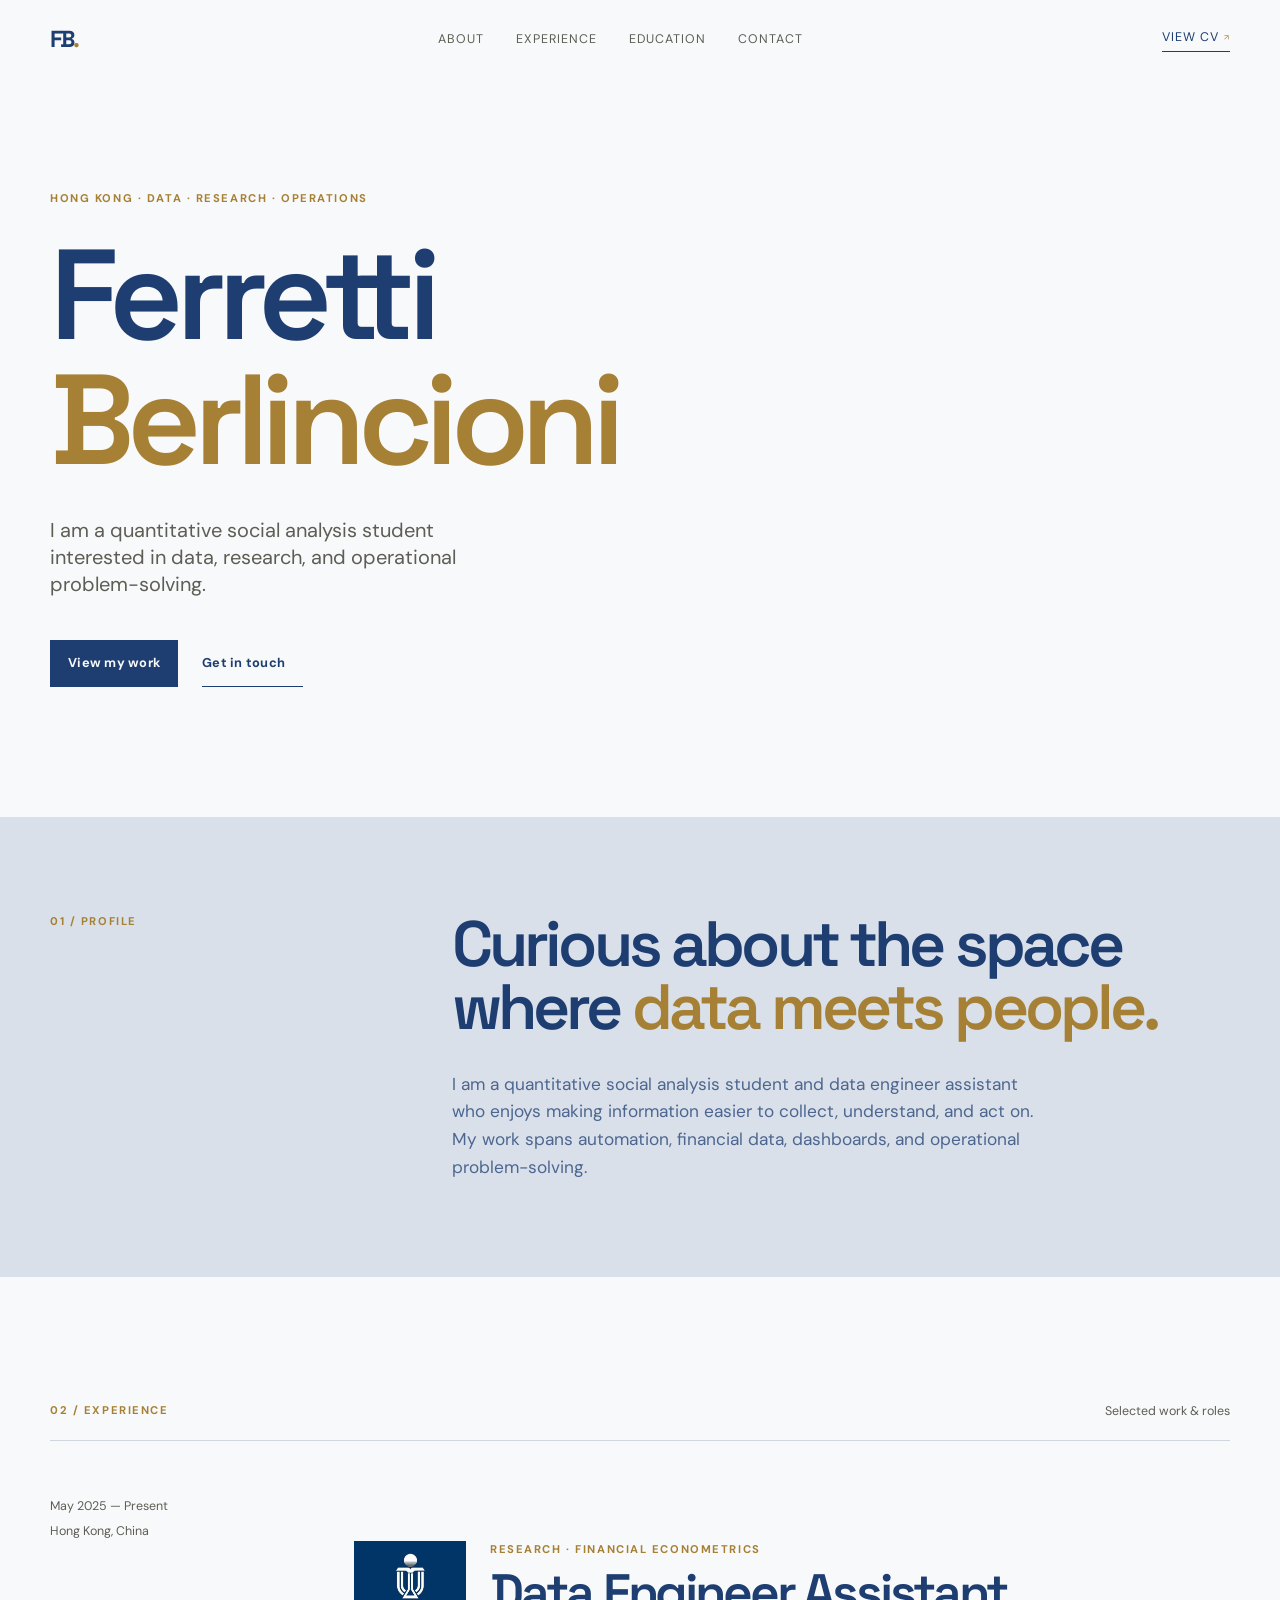
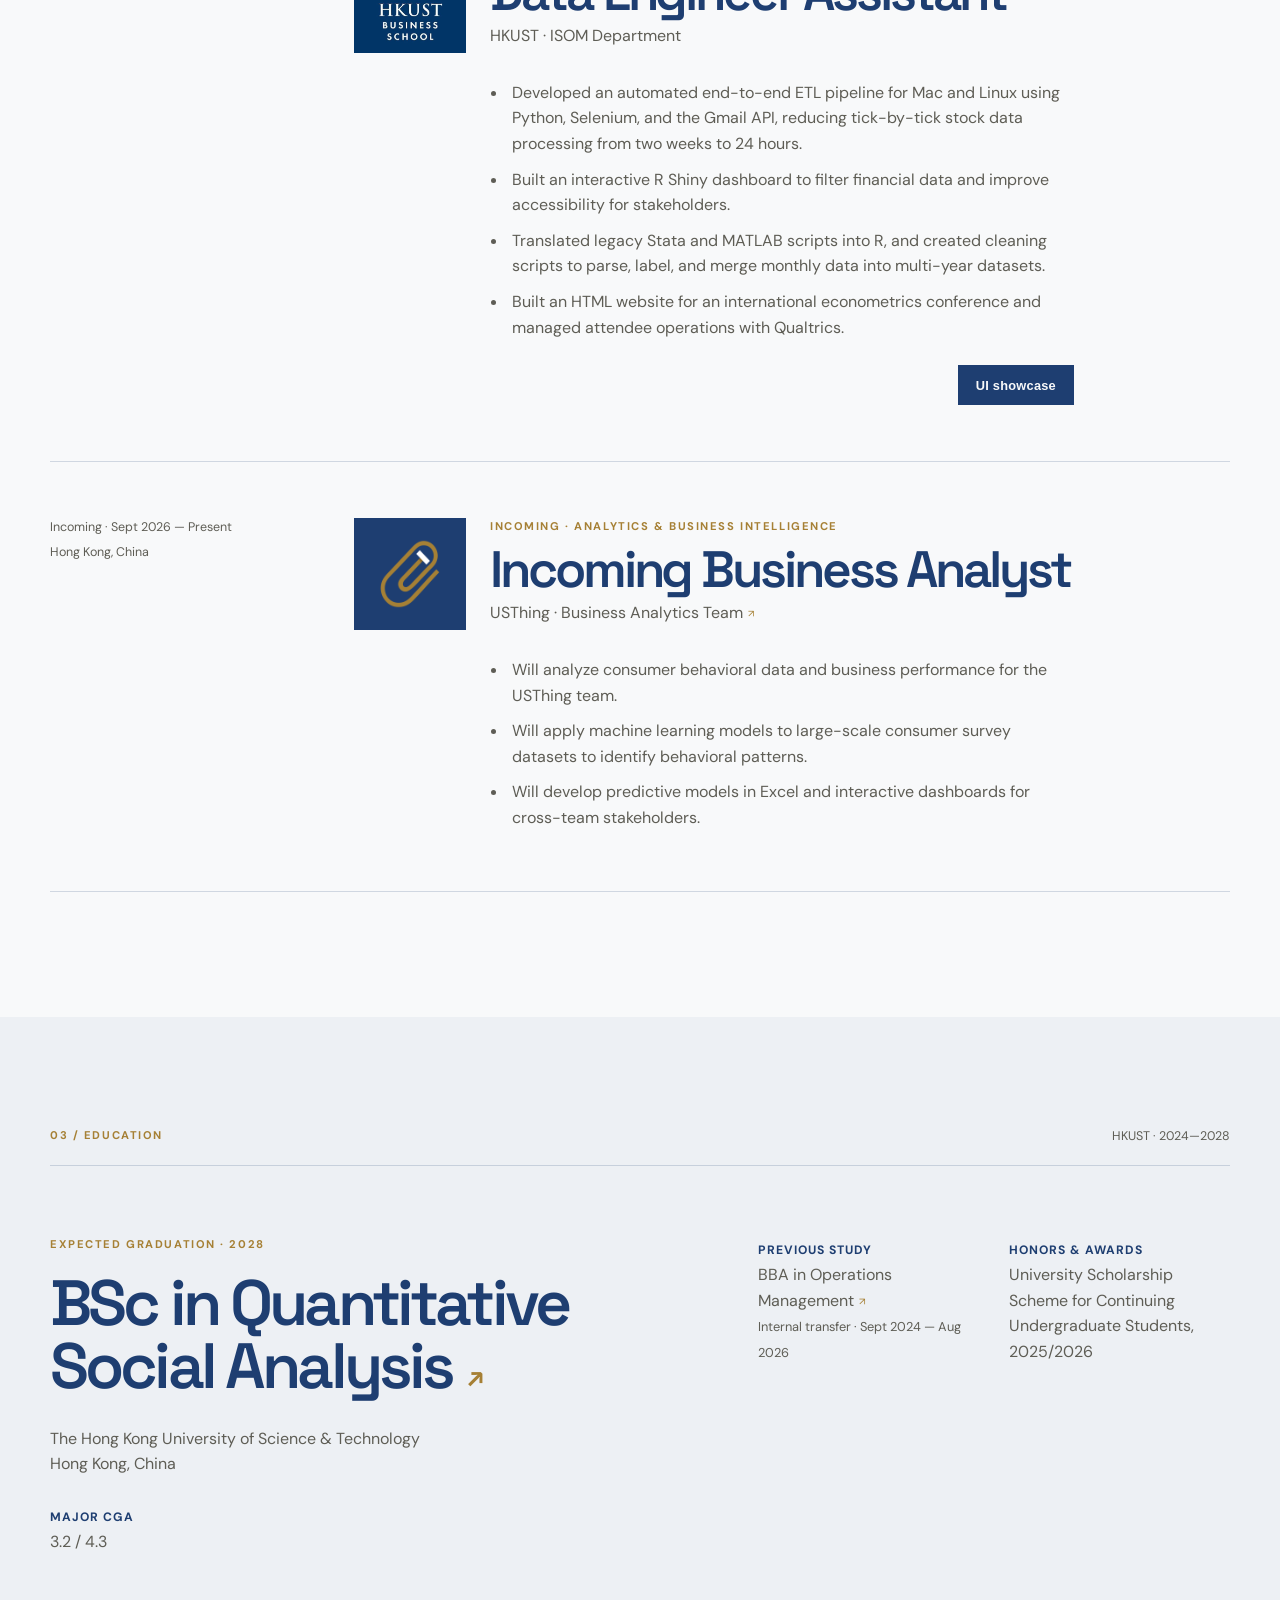
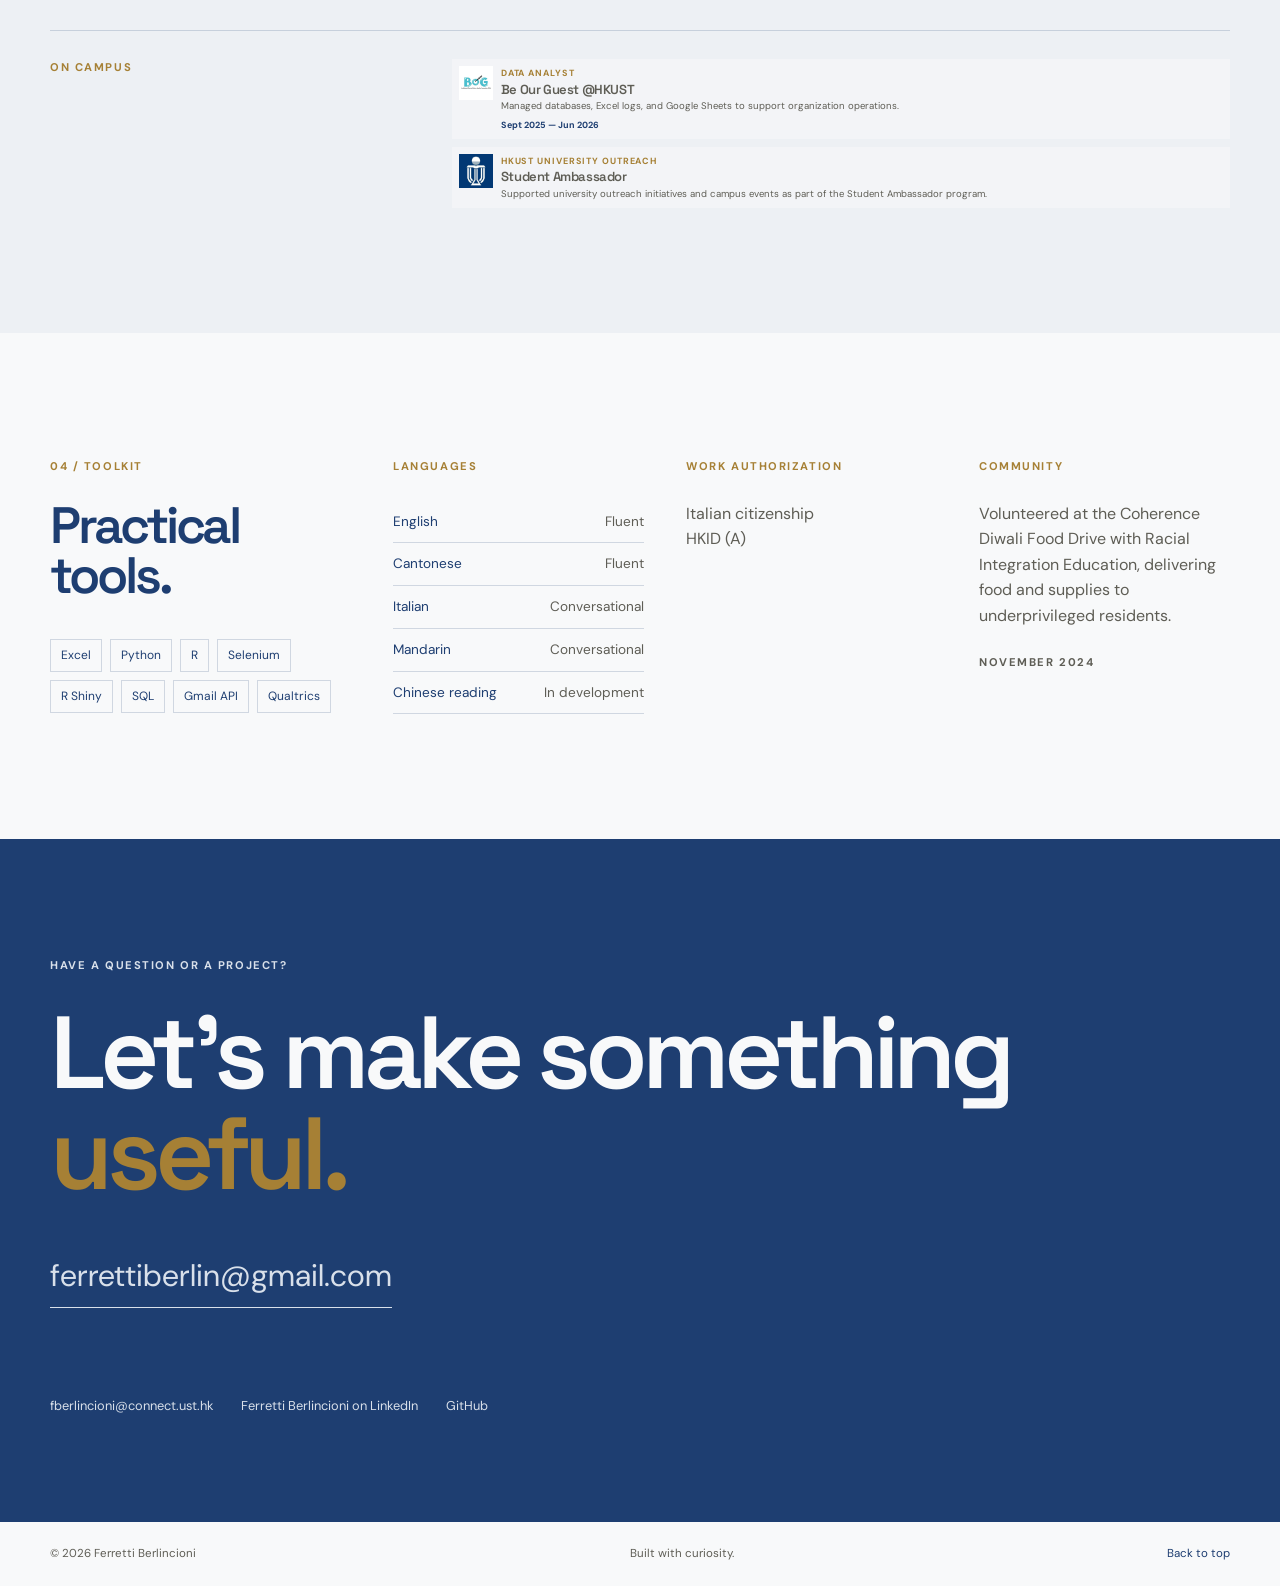
<file: index.html>
<!doctype html>
<html lang="en">
<head>
  <meta charset="UTF-8">
  <meta name="viewport" content="width=device-width, initial-scale=1.0">
  <meta name="description" content="Personal portfolio of Ferretti Berlincioni, a Quantitative Social Analysis student at HKUST specializing in data pipelines, financial econometrics, and automation.">
  <meta name="keywords" content="Ferretti Berlincioni, Ferretti, Berlincioni, HKUST, Quantitative Social Analysis, Data Engineer Assistant">
  <title>Ferretti Berlincioni | Quantitative Social Analysis &amp; Data Portfolio</title>
  <link rel="preconnect" href="https://fonts.googleapis.com">
  <link rel="preconnect" href="https://fonts.gstatic.com" crossorigin>
  <link href="https://fonts.googleapis.com/css2?family=DM+Sans:wght@400;500;600;700&family=Space+Grotesk:wght@500;600;700&display=swap" rel="stylesheet">
  <link rel="stylesheet" href="styles.css">
</head>
<body>
  <header class="site-header">
    <a class="wordmark" href="#top" aria-label="Back to top">FB<span>.</span></a>
    <nav aria-label="Main navigation">
      <a href="#about">About</a>
      <a href="#experience">Experience</a>
      <a href="#education">Education</a>
      <a href="#contact">Contact</a>
    </nav>
    <a class="header-link" href="ferretti_berlincioni_CV.pdf" target="_blank" rel="noreferrer">View CV <span aria-hidden="true">↗︎</span></a>
  </header>

  <main id="top">
    <section class="hero section-shell" id="about">
      <div class="hero-copy">
        <p class="eyebrow">Hong Kong · Data · Research · Operations</p>
        <h1>Ferretti<br><em>Berlincioni</em></h1>
        <p class="hero-summary">I am a quantitative social analysis student interested in data, research, and operational problem-solving.</p>
        <div class="hero-actions">
          <a class="button button-primary" href="#experience">View my work</a>
          <a class="button button-quiet" href="mailto:fberlincioni@connect.ust.hk">Get in touch</a>
        </div>
      </div>
    </section>

    <section class="intro-band">
      <div class="section-shell intro-grid">
        <p class="section-label">01 / Profile</p>
        <div>
          <h2>Curious about the space where <span>data meets people.</span></h2>
          <p class="body-copy">I am a quantitative social analysis student and data engineer assistant who enjoys making information easier to collect, understand, and act on. My work spans automation, financial data, dashboards, and operational problem-solving.</p>
        </div>
      </div>
    </section>

    <section class="section-shell content-section" id="experience">
      <div class="section-heading">
        <p class="section-label">02 / Experience</p>
        <p class="section-context">Selected work &amp; roles</p>
      </div>
      <div class="experience-list">
        <article class="experience-item">
          <div class="experience-meta"><span>May 2025 — Present</span><span>Hong Kong, China</span></div>
          <div class="experience-content">
            <button class="button demo-open" id="open-demo" type="button" aria-expanded="false" aria-controls="demo-panel"><span class="demo-open-label">UI showcase</span></button>
            <div class="experience-track" id="experience-track">
              <div class="experience-detail">
                <div class="experience-detail-layout">
                  <div class="role-media"><img class="role-logo" src="sbm.jpeg" alt="HKUST Business School logo"></div>
                  <div>
                    <p class="role-type">Research · Financial Econometrics</p>
                    <h3>Data Engineer Assistant</h3>
                    <p class="company">HKUST · ISOM Department</p>
                    <ul>
                      <li>Developed an automated end-to-end ETL pipeline for Mac and Linux using Python, Selenium, and the Gmail API, reducing tick-by-tick stock data processing from two weeks to 24 hours.</li>
                      <li>Built an interactive R Shiny dashboard to filter financial data and improve accessibility for stakeholders.</li>
                      <li>Translated legacy Stata and MATLAB scripts into R, and created cleaning scripts to parse, label, and merge monthly data into multi-year datasets.</li>
                      <li>Built an HTML website for an international econometrics conference and managed attendee operations with Qualtrics.</li>
                    </ul>
                  </div>
                </div>
              </div>
              <div class="demo-slide">
                <div class="demo-panel" id="demo-panel" aria-hidden="true">
                  <img class="processing-demo-image" src="processing-demo.png" alt="Processing interface demo">
                  <div class="shiny-window">
                    <div class="shiny-topbar"><strong>Demo</strong><span>Sample interface</span></div>
                    <div class="shiny-app" id="shiny-app">
                      <section class="shiny-mode shiny-workspace" id="demo-preprocessing">
                        <button class="shiny-back" id="demo-mode-back" type="button">Back to Mode Select</button>
                        <div class="shiny-workspace-grid">
                          <aside class="shiny-sidebar">
                            <label>Username:<input type="text" id="demo-username" placeholder="demo_user"></label>
                            <div class="shiny-password-row"><label>Password:<input id="demo-password" type="password" value="sample-password"></label><button class="shiny-small" id="demo-toggle-password" type="button">Show/Hide</button></div>
                            <label>Enter Ticker:<input type="text" id="demo-ticker" value="SPY"></label>
                            <div class="shiny-two-buttons"><button class="shiny-small" id="demo-add-ticker" type="button">Add</button><button class="shiny-small" id="demo-remove-ticker" type="button">Remove</button></div>
                            <div class="shiny-list" id="demo-ticker-list">SPY</div>
                            <label>Enter Exchange code to EXclude:<input type="text" id="demo-exclude-exchange" placeholder="Optional"></label>
                            <div class="shiny-two-buttons"><button class="shiny-small" id="demo-add-exclude" type="button">Add</button><button class="shiny-small" id="demo-remove-exclude" type="button">Remove</button></div>
                            <div class="shiny-list" id="demo-exclude-list"></div>
                            <label>Enter Exchange code to INclude:<input type="text" id="demo-include-exchange" placeholder="Optional"></label>
                            <div class="shiny-two-buttons"><button class="shiny-small" id="demo-add-include" type="button">Add</button><button class="shiny-small" id="demo-remove-include" type="button">Remove</button></div>
                            <div class="shiny-list" id="demo-include-list"></div>
                            <label>Enter Year:<input type="number" id="demo-year" value="2023"></label>
                            <div class="shiny-two-buttons"><button class="shiny-small" id="demo-add-year" type="button">Add Year</button><button class="shiny-small" id="demo-remove-year" type="button">Remove</button></div>
                            <div class="shiny-list" id="demo-year-list">2023</div>
                            <div class="run-actions-row"><button class="shiny-action primary" id="run-demo" type="button">Run 1-Day Sample</button><button class="shiny-action success" id="run-full-demo" type="button">Run Full Program</button><button class="shiny-action danger" id="reset-demo" type="button">Clear Inputs</button></div>
                          </aside>
                          <main class="shiny-main"><h4>Status</h4><p id="pipeline-state">Ready to run.</p><div class="demo-progress" aria-hidden="true"><span id="pipeline-progress"></span></div><div id="demo-program-output"><h4>Program Output</h4><h5>Sample Preview (data.pt)</h5><div class="demo-table-wrap"><table class="demo-table"><thead><tr><th>timestamp</th><th>symbol</th><th>price</th><th>volume</th></tr></thead><tbody id="demo-output-rows" hidden><tr><td>09:30:01</td><td>SPY</td><td>682.14</td><td>12,480</td></tr><tr><td>09:30:02</td><td>SPY</td><td>682.18</td><td>8,221</td></tr><tr><td>09:30:03</td><td>SPY</td><td>682.12</td><td>9,104</td></tr></tbody></table></div></div></main>
                        </div>
                      </section>
                    </div>
                    <p class="demo-disclaimer">Front-end demonstration with sample data only. No credentials, email, or external services are connected.</p>
                  </div>
                </div>
              </div>
            </div>
          </div>
        </article>
        <article class="experience-item upcoming">
          <div class="experience-meta"><span>Incoming · Sept 2026 — Present </span><span>Hong Kong, China</span></div>
          <div class="experience-content">
            <div class="experience-detail-layout">
              <div class="role-media role-media-usthing"><a href="https://usthing.xyz" target="_blank" rel="noreferrer" aria-label="Visit USThing website"><img class="role-logo role-logo-usthing" src="USThing_Logo.361_dso2xipom.svg" alt="USThing logo"></a></div>
              <div>
                <p class="role-type">Incoming · Analytics &amp; Business Intelligence</p>
                <h3>Incoming Business Analyst</h3>
                <a class="company company-link" href="https://usthing.xyz" target="_blank" rel="noreferrer">USThing · Business Analytics Team <span aria-hidden="true">↗︎</span></a>
                <ul>
                  <li>Will analyze consumer behavioral data and business performance for the USThing team.</li>
                  <li>Will apply machine learning models to large-scale consumer survey datasets to identify behavioral patterns.</li>
                  <li>Will develop predictive models in Excel and interactive dashboards for cross-team stakeholders.</li>
                </ul>
              </div>
            </div>
          </div>
        </article>
      </div>
    </section>

    <section class="education-section" id="education">
      <div class="section-shell">
        <div class="section-heading">
          <p class="section-label">03 / Education</p>
          <p class="section-context">HKUST · 2024—2028</p>
        </div>
        <div class="education-grid">
          <div>
            <p class="degree-year">Expected graduation · 2028</p>
            <h2><a class="education-link" href="https://join.hkust.edu.hk/our-programs/school-of-humanities-and-social-science/quantitative-social-analysis" target="_blank" rel="noreferrer">BSc in Quantitative<br>Social Analysis <span aria-hidden="true">↗︎</span></a></h2>
            <p class="school">The Hong Kong University of Science &amp; Technology<br>Hong Kong, China</p>
            <p class="major-cga"><strong>Major CGA</strong><br>3.2 / 4.3</p>
          </div>
          <div class="education-details">
            <p><strong>Previous study</strong><br><a class="education-link" href="https://join.hkust.edu.hk/our-programs/school-of-business-and-management/operations-management" target="_blank" rel="noreferrer">BBA in Operations Management <span aria-hidden="true">↗︎</span></a><br><span>Internal transfer · Sept 2024 — Aug 2026</span></p>
            <p><strong class="honors-label">Honors &amp; awards</strong><br>University Scholarship Scheme for Continuing Undergraduate Students, 2025/2026</p>
          </div>
        </div>
        <div class="campus-work">
          <p class="section-label">On campus</p>
          <div class="campus-grid">
            <article class="campus-card">
              <img src="BOG.jpeg" alt="Be Our Guest at HKUST">
              <div>
                <p class="campus-role">Data Analyst</p>
                <h3>Be Our Guest @HKUST</h3>
                <p>Managed databases, Excel logs, and Google Sheets to support organization operations.</p>
                <p class="campus-date">Sept 2025 — Jun 2026</p>
              </div>
            </article>
            <article class="campus-card">
              <img src="SA.jpeg" alt="HKUST Student Ambassador program">
              <div>
                <p class="campus-role">HKUST University Outreach</p>
                <h3>Student Ambassador</h3>
                <p>Supported university outreach initiatives and campus events as part of the Student Ambassador program.</p>
              </div>
            </article>
          </div>
        </div>
      </div>
    </section>

    <section class="section-shell details-section">
      <div class="detail-column">
        <p class="section-label">04 / Toolkit</p>
        <h2>Practical tools.</h2>
        <div class="skill-tags"><span>Excel</span><span>Python</span><span>R</span><span>Selenium</span><span>R Shiny</span><span>SQL</span><span>Gmail API</span><span>Qualtrics</span></div>
      </div>
      <div class="detail-column">
        <p class="section-label">Languages</p>
        <ul class="language-list">
          <li><span>English</span><span>Fluent</span></li>
          <li><span>Cantonese</span><span>Fluent</span></li>
          <li><span>Italian</span><span>Conversational</span></li>
          <li><span>Mandarin</span><span>Conversational</span></li>
          <li><span>Chinese reading</span><span>In development</span></li>
        </ul>
      </div>
      <div class="detail-column authorization">
        <p class="section-label">Work authorization</p>
        <p>Italian citizenship<br>HKID (A)</p>
      </div>
      <div class="detail-column volunteering">
        <p class="section-label">Community</p>
        <p>Volunteered at the Coherence Diwali Food Drive with Racial Integration Education, delivering food and supplies to underprivileged residents.</p>
        <p class="date-note">November 2024</p>
      </div>
    </section>

    <section class="contact-section" id="contact">
      <div class="section-shell contact-inner">
        <p class="eyebrow">Have a question or a project?</p>
        <h2>Let’s make something<br><em>useful.</em></h2>
        <a class="contact-email" href="mailto:ferrettiberlin@gmail.com">ferrettiberlin@gmail.com</a>
        <div class="contact-links">
          <a href="mailto:fberlincioni@connect.ust.hk">fberlincioni@connect.ust.hk</a>
          <a href="https://www.linkedin.com/in/ferretti-berlincioni/" target="_blank" rel="noreferrer" aria-label="Ferretti Berlincioni LinkedIn Profile">Ferretti Berlincioni on LinkedIn</a>
          <a href="https://github.com/ferrettiberlin-ops" target="_blank" rel="noreferrer">GitHub</a>
        </div>
      </div>
    </section>
  </main>

  <footer class="site-footer section-shell">
    <span>© 2026 Ferretti Berlincioni</span>
    <span>Built with curiosity.</span>
    <a href="#top">Back to top</a>
  </footer>
  <script src="script.js"></script>
</body>
</html>
</file>
<file: styles.css>
:root {
  --ink: #1e3e71;
  --muted: #5e5d55;
  --paper: #f8f9fa;
  --cream: #edf0f4;
  --mist: #d9e0ea;
  --blue: #a68035;
  --line: rgba(30, 62, 113, 0.18);
  --max-width: 1180px;
}

* { box-sizing: border-box; }
html { scroll-behavior: smooth; }
body {
  margin: 0;
  color: var(--ink);
  background: var(--paper);
  font-family: "DM Sans", sans-serif;
  line-height: 1.6;
}
a { color: inherit; text-decoration: none; }
.section-shell { width: min(calc(100% - 96px), var(--max-width)); margin: 0 auto; }
.site-header {
  width: min(calc(100% - 96px), var(--max-width));
  margin: 0 auto;
  padding: 28px 0;
  display: flex;
  align-items: center;
  justify-content: space-between;
  font-size: 0.78rem;
  letter-spacing: 0.08em;
  text-transform: uppercase;
}
.wordmark { font: 700 1.45rem/1 "Space Grotesk", sans-serif; letter-spacing: -0.08em; }
.wordmark span { color: var(--blue); }
nav { display: flex; gap: 32px; color: var(--muted); }
nav a, .header-link, .contact-links a { transition: color 180ms ease; }
nav a:hover, .header-link:hover, .contact-links a:hover { color: var(--blue); }
.header-link { color: var(--ink); border-bottom: 1px solid var(--ink); padding-bottom: 3px; }
.hero { min-height: 680px; display: grid; grid-template-columns: 1fr; align-items: center; padding: 110px 0 130px; }
.eyebrow, .section-label, .role-type, .degree-year, .date-note { margin: 0; color: var(--blue); font-size: 0.7rem; font-weight: 700; letter-spacing: 0.14em; text-transform: uppercase; }
h1, h2, h3 { font-family: "Space Grotesk", sans-serif; font-weight: 600; letter-spacing: -0.06em; line-height: 0.98; margin: 0; }
h1 { font-size: clamp(4.5rem, 10vw, 9rem); margin: 24px 0 34px; }
h1 em, .contact-section h2 em { color: var(--blue); font-style: normal; }
.hero-summary { max-width: 430px; font-size: 1.25rem; line-height: 1.35; color: var(--muted); }
.hero-actions { display: flex; flex-wrap: wrap; gap: 24px; margin-top: 42px; align-items: center; }
.button { display: inline-flex; align-items: center; gap: 14px; padding: 13px 18px; font-size: 0.8rem; font-weight: 700; letter-spacing: 0.02em; }
.button-primary { color: var(--paper); background: var(--ink); }
.button-primary:hover { background: var(--blue); }
.button-quiet { border-bottom: 1px solid var(--ink); padding-left: 0; }
.button span[aria-hidden="true"], .header-link span[aria-hidden="true"], .contact-email span[aria-hidden="true"], .company-link span, .education-link span { color: var(--blue); }
.header-link span[aria-hidden="true"], .company-link span, .education-link span { display: inline-block; font-size: 0.78em; transform: scale(0.8); transform-origin: center; }
.hero-aside { align-self: end; padding-bottom: 20px; color: var(--muted); }
.status-mark { display: flex; align-items: center; gap: 9px; color: var(--ink); font-size: 0.74rem; font-weight: 700; text-transform: uppercase; letter-spacing: 0.1em; }
.status-mark span { display: block; width: 8px; height: 8px; background: var(--blue); border-radius: 50%; }
.hero-aside p { margin: 20px 0; line-height: 1.45; }
.hero-rule { height: 1px; background: var(--line); margin: 42px 0 24px; }
.small-note { font-size: 0.82rem; }
.small-note strong { color: var(--ink); font: 600 2rem/1 "Space Grotesk", sans-serif; }
.intro-band { background: var(--mist); padding: 96px 0; }
.intro-grid { display: grid; grid-template-columns: 1fr 2.2fr; gap: 48px; }
.intro-grid h2 { max-width: 780px; font-size: clamp(2.25rem, 5vw, 4.5rem); }
.intro-grid h2 span { color: var(--blue); }
.body-copy { max-width: 585px; margin: 32px 0 0; color: rgba(30, 62, 113, 0.75); font-size: 1.08rem; }
.content-section { padding: 125px 0; }
.section-heading { display: flex; justify-content: space-between; border-bottom: 1px solid var(--line); padding-bottom: 18px; }
.section-context { margin: 0; color: var(--muted); font-size: 0.78rem; }
.experience-item { display: grid; grid-template-columns: clamp(180px, 20vw, 260px) minmax(0, 720px); gap: 48px; padding: 56px 0; border-bottom: 1px solid var(--line); }
.experience-meta { display: flex; flex-direction: column; gap: 5px; color: var(--muted); font-size: 0.78rem; }
.experience-content { position: relative; max-width: 720px; overflow: hidden; }
.experience-track { display: flex; width: 200%; transition: transform 620ms cubic-bezier(0.22, 1, 0.36, 1), height 620ms cubic-bezier(0.22, 1, 0.36, 1); }
.experience-track.is-demo { transform: translateX(-50%); }
.experience-detail, .demo-slide { flex: 0 0 50%; min-width: 0; padding-top: 44px; transition: opacity 420ms ease, transform 620ms cubic-bezier(0.22, 1, 0.36, 1); }
.experience-detail { padding-bottom: 60px; }
.experience-detail { opacity: 1; transform: translateX(0); }
.demo-slide { padding-left: 24px; opacity: 0; transform: translateX(42px); }
.experience-track.is-demo .experience-detail { opacity: 0; transform: translateX(-42px); }
.experience-track.is-demo .demo-slide { opacity: 1; transform: translateX(0); }
.experience-content h3 { font-size: clamp(2rem, 4vw, 3.5rem); margin: 9px 0 5px; }
.experience-detail-layout { display: grid; grid-template-columns: 112px minmax(0, 1fr); align-items: start; gap: 24px; }
.experience-detail-layout .role-media { margin: 0; }
.experience-detail-layout .role-logo { width: 112px; height: 112px; }
.company { margin: 0 0 26px; color: var(--muted); }
.company-link { display: inline-block; }
.company-link span { color: var(--blue); }
.role-media { margin: 8px 0 28px; }
.role-logo { display: block; width: 56px; height: 56px; object-fit: cover; }
.role-media a { display: inline-block; }
.experience-content ul { margin: 0; padding-left: 18px; color: var(--muted); }
.experience-content li { padding: 5px 0 5px 4px; }
.upcoming .role-type { color: var(--blue); }
.demo-open { position: absolute; top: var(--demo-button-top, 0px); right: 0; z-index: 2; display: flex; margin: 0; border: 0; cursor: pointer; color: var(--paper); background: var(--ink); transition: background 180ms ease; }
.experience-content.is-demo .demo-open { top: var(--demo-button-top, 0px); right: 0; left: auto; }
.demo-open-label { transition: opacity 180ms ease; }
.demo-open:hover, .demo-run:hover { background: var(--blue); }
.demo-panel { padding: 30px; color: var(--ink); background: var(--paper); }
.processing-demo-image { display: block; width: calc(100% - 32px); max-width: 480px; height: auto; margin: -20px 0 0 32px; border: 1px solid #ddd; }
.demo-panel > .shiny-window { display: none; }
.demo-slide-header { display: flex; align-items: center; justify-content: space-between; gap: 20px; margin-bottom: 26px; }
.demo-back { border: 0; border-bottom: 1px solid var(--line); padding: 0 0 3px; color: var(--muted); background: transparent; cursor: pointer; font: inherit; font-size: 0.72rem; }
.demo-back:hover { color: var(--blue); }
.demo-toolbar { display: flex; justify-content: space-between; align-items: start; gap: 24px; }
.console-label { margin: 0; color: var(--muted); font-size: 0.66rem; font-weight: 700; letter-spacing: 0.13em; text-transform: uppercase; }
.demo-toolbar #pipeline-state { display: block; margin-top: 6px; font-size: 0.88rem; }
.shiny-window { overflow: hidden; border: 1px solid #ddd; border-radius: 4px; background: #fff; color: #333; font-family: "Helvetica Neue", Helvetica, Arial, sans-serif; font-size: 14px; }
.shiny-topbar { display: none; }
.shiny-topbar strong { display: block; font-size: 24px; font-weight: 500; line-height: 1.1; }
.shiny-topbar span { display: none; }
.shiny-app { background: #fff; }
.shiny-mode { padding: 28px; color: var(--ink); }
.shiny-mode[hidden] { display: none; }
.shiny-mode h4 { margin: 0 0 14px; color: #333; font: 500 24px/1.1 "Helvetica Neue", Helvetica, Arial, sans-serif; }
.shiny-mode h5 { margin: 20px 0 8px; font-size: 0.78rem; }
.shiny-mode > p { margin: 8px 0; color: var(--muted); font-size: 0.78rem; }
.mode-actions-row { display: flex; gap: 16px; margin-top: 16px; }
.mode-actions-row .shiny-action { flex: 1; min-height: 52px; font-size: 18px; }
.shiny-action { min-height: 34px; border: 1px solid transparent; border-radius: 4px; padding: 8px 12px; color: #fff; cursor: pointer; font: inherit; font-size: 0.68rem; line-height: 1.42857143; }
.shiny-action.primary { background: #337ab7; }
.shiny-action.success { background: #5cb85c; }
.shiny-action.danger { background: #d9534f; }
.shiny-action:hover { filter: brightness(0.92); }
.shiny-workspace { padding: 14px; }
.shiny-back { margin-bottom: 16px; border: 1px solid #ccc; padding: 7px 10px; color: #333; background: #fff; cursor: pointer; font: inherit; font-size: 0.68rem; }
.shiny-back:hover { background: #f4f4f4; }
.shiny-workspace-grid { display: grid; grid-template-columns: 190px 1fr; gap: 30px; }
.shiny-workspace .shiny-sidebar { padding: 15px 12px; border: 1px solid #e3e3e3; border-radius: 4px; background: #f5f5f5; }
.shiny-sidebar label { display: block; margin: 10px 0; color: #333; font-size: 0.85rem; font-weight: 600; }
.shiny-sidebar input { display: block; width: 100%; margin-top: 5px; border: 1px solid #ccc; border-radius: 4px; padding: 8px 10px; color: #333; background: #fff; font: inherit; font-size: 0.82rem; }
.shiny-password-row { display: grid; grid-template-columns: 1fr auto; align-items: end; gap: 6px; }
.shiny-password-row label { min-width: 0; }
.shiny-small { border: 1px solid #ccc; border-radius: 4px; padding: 8px 12px; color: #333; background: #fff; cursor: pointer; font: inherit; font-size: 0.8rem; }
.shiny-two-buttons { display: flex; gap: 6px; }
.shiny-list { min-height: 18px; margin: -3px 0 8px; padding: 3px 5px; color: #555; background: #fff; font-size: 0.62rem; }
.shiny-inline-inputs { display: grid; grid-template-columns: 1fr 1fr; gap: 6px; }
.shiny-workspace .run-actions-row { display: flex; flex-wrap: wrap; gap: 6px; margin-top: 16px; }
.shiny-workspace .run-actions-row .shiny-action { flex: 1 1 100%; }
.shiny-main { min-width: 0; padding: 18px; }
.shiny-main h4 { margin: 0 0 10px; color: #333; font-size: 2rem; font-weight: 500; }
.shiny-main p { color: var(--muted); font-size: 0.72rem; }
.shiny-muted { color: #777; font-size: 0.68rem; }
.shiny-body { display: grid; grid-template-columns: 145px 1fr; min-width: 0; }
.shiny-sidebar { padding: 16px 12px; background: var(--cream); }
.shiny-sidebar .console-label { margin-bottom: 15px; }
.shiny-sidebar label { display: block; margin: 13px 0; color: var(--muted); font-size: 0.62rem; }
.shiny-sidebar select { display: block; width: 100%; margin-top: 5px; border: 1px solid var(--line); padding: 5px; color: var(--ink); background: var(--paper); font: inherit; font-size: 0.65rem; }
.shiny-sidebar .demo-run { width: 100%; margin-top: 14px; padding: 8px 7px; font-size: 0.65rem; }
.shiny-sidebar .demo-reset { display: block; margin: 14px auto 0; }
.shiny-content { min-width: 0; padding: 18px; }
.shiny-badge { padding: 4px 7px; color: var(--blue); background: rgba(166, 128, 53, 0.12); font-size: 0.62rem; font-weight: 700; }
.demo-reset { border: 0; border-bottom: 1px solid var(--line); padding: 0 0 3px; color: var(--muted); background: transparent; cursor: pointer; font: inherit; font-size: 0.72rem; }
.demo-reset:hover { color: var(--blue); }
.demo-progress { height: 5px; margin: 25px 0 30px; background: var(--cream); }
.demo-progress span { display: block; width: 0; height: 100%; background: var(--blue); transition: width 500ms ease; }
.demo-stats { display: grid; grid-template-columns: repeat(3, 1fr); gap: 16px; margin-bottom: 28px; }
.demo-stats div { border-left: 1px solid var(--line); padding-left: 12px; }
.demo-stats strong, .demo-stats span { display: block; }
.demo-stats strong { font: 600 1.5rem/1 "Space Grotesk", sans-serif; }
.demo-stats span { margin-top: 6px; color: var(--muted); font-size: 0.68rem; }
.demo-table-wrap { overflow-x: auto; }
.demo-table { width: 100%; border-collapse: collapse; font-size: 0.76rem; white-space: nowrap; }
.demo-table th { color: var(--muted); font-size: 0.65rem; font-weight: 700; letter-spacing: 0.09em; text-align: left; text-transform: uppercase; }
.demo-table th, .demo-table td { border-bottom: 1px solid var(--line); padding: 12px 12px 12px 0; }
.table-status { color: var(--blue); font-weight: 700; }
.demo-run { margin-top: 28px; border: 0; cursor: pointer; color: var(--paper); background: var(--ink); }
.demo-run:disabled { cursor: wait; opacity: 0.7; }
.demo-disclaimer { margin: 18px 0 0; color: var(--muted); font-size: 0.68rem; }
.education-section { background: var(--cream); padding: 110px 0 125px; }
.education-grid { display: grid; grid-template-columns: 1.2fr 1fr; gap: 12%; padding: 70px 0 76px; }
.education-grid h2 { font-size: clamp(2.4rem, 5vw, 4.8rem); margin: 18px 0 28px; }
.education-link { transition: color 180ms ease; }
.education-link:hover { color: var(--blue); }
.education-link span { font-size: 0.55em; letter-spacing: 0; white-space: nowrap; }
.school, .education-details, .campus-work { color: var(--muted); }
.major-cga { margin: 26px 0 0; color: var(--muted); }
.major-cga strong { color: var(--ink); font-size: 0.76rem; letter-spacing: 0.08em; text-transform: uppercase; }
.education-details { display: grid; grid-template-columns: 1fr 1fr; gap: 30px; align-content: start; }
.education-details p { margin: 0; }
.education-details strong { color: var(--ink); font-size: 0.76rem; letter-spacing: 0.08em; text-transform: uppercase; }
.education-details .honors-label { color: var(--ink); }
.education-details span { font-size: 0.8rem; }
.campus-work { display: grid; grid-template-columns: 1fr 2.2fr; gap: 48px; border-top: 1px solid var(--line); padding-top: 28px; }
.campus-grid { display: grid; grid-template-columns: 1fr; gap: 8px; }
.campus-card { display: grid; grid-template-columns: 34px 1fr; gap: 8px; min-height: 0; padding: 7px; background: rgba(248, 249, 250, 0.58); }
.campus-card img { width: 34px; height: 34px; object-fit: cover; }
.campus-role { margin: 0 0 3px; color: var(--blue); font-size: 0.56rem; font-weight: 700; letter-spacing: 0.1em; text-transform: uppercase; }
.campus-card h3 { font-size: 0.82rem; letter-spacing: -0.03em; }
.campus-card p:not(.campus-role):not(.campus-date) { margin: 4px 0 0; font-size: 0.6rem; line-height: 1.3; }
.campus-date { margin: 5px 0 0; color: var(--ink); font-size: 0.56rem; font-weight: 700; }
.details-section { display: grid; grid-template-columns: 1.2fr 1fr 1fr 1fr; gap: 42px; padding: 125px 0; }
.details-section h2 { font-size: clamp(2.1rem, 4vw, 3.7rem); margin: 25px 0 38px; }
.skill-tags { display: flex; flex-wrap: wrap; gap: 8px; }
.skill-tags span { border: 1px solid var(--line); padding: 6px 10px; font-size: 0.75rem; }
.language-list { list-style: none; padding: 0; margin: 25px 0 0; }
.language-list li { display: flex; justify-content: space-between; gap: 24px; border-bottom: 1px solid var(--line); padding: 10px 0; font-size: 0.85rem; }
.language-list li span:last-child { color: var(--muted); text-align: right; }
.volunteering > p:not(.section-label) { margin-top: 25px; color: var(--muted); }
.authorization > p:not(.section-label) { margin-top: 25px; color: var(--muted); }
.date-note { margin-top: 24px; }
.contact-section { background: var(--ink); color: var(--paper); padding: 118px 0 105px; }
.contact-section .eyebrow { color: var(--mist); }
.contact-section h2 { font-size: clamp(3.5rem, 8vw, 7.5rem); margin: 28px 0 48px; }
.contact-email { display: inline-flex; gap: 18px; color: var(--mist); font-size: clamp(1.2rem, 2.4vw, 2rem); border-bottom: 1px solid var(--mist); padding-bottom: 6px; }
.contact-email:hover { color: var(--blue); border-color: var(--blue); }
.contact-links { display: flex; flex-wrap: wrap; gap: 28px; margin-top: 88px; color: var(--mist); font-size: 0.8rem; }
.site-footer { display: flex; justify-content: space-between; gap: 24px; padding: 23px 0; color: var(--muted); font-size: 0.72rem; }
.site-footer a { color: var(--ink); }
.site-footer a:hover { color: var(--blue); }
@media (max-width: 760px) {
  .section-shell, .site-header { width: min(calc(100% - 40px), var(--max-width)); }
  .site-header { padding: 20px 0; }
  nav { display: none; }
  .header-link { font-size: 0.68rem; }
  .hero { min-height: auto; grid-template-columns: 1fr; gap: 52px; padding: 85px 0 95px; }
  h1 { font-size: clamp(4.3rem, 20vw, 7rem); }
  .hero-summary { font-size: 1.1rem; }
  .hero-aside { max-width: 260px; }
  .intro-band, .education-section { padding: 72px 0; }
  .intro-grid, .experience-item, .campus-work, .details-section, .education-grid { grid-template-columns: 1fr; gap: 26px; }
  .campus-grid { grid-template-columns: 1fr; }
  .demo-slide { padding-left: 12px; }
  .demo-panel { padding: 22px 18px; }
  .processing-demo-image { width: 100%; max-width: none; margin: -12px 0 0; }
  .experience-content { display: flex; flex-direction: column; overflow: clip; }
  .experience-track { order: 1; overflow: hidden; }
  .experience-track.is-demo { height: calc(82vw + 4px); }
  .demo-open, .experience-content.is-demo .demo-open { position: relative; top: auto; right: auto; left: auto; align-self: flex-end; order: 2; margin-top: 20px; }
  .shiny-body { grid-template-columns: 1fr; }
  .shiny-sidebar { display: grid; grid-template-columns: repeat(3, 1fr); gap: 8px; align-items: end; }
  .shiny-sidebar .console-label { grid-column: 1 / -1; margin: 0; }
  .shiny-sidebar label { margin: 0; }
  .shiny-sidebar .demo-run { margin: 0; }
  .shiny-sidebar .demo-reset { margin: 0 0 7px; }
  .demo-stats { gap: 10px; }
  .demo-stats strong { font-size: 1.2rem; }
  .shiny-mode { padding: 20px 16px; }
  .mode-actions-row { flex-direction: column; }
  .shiny-workspace-grid { grid-template-columns: 1fr; }
  .shiny-workspace .shiny-sidebar { border-right: 0; border-bottom: 1px solid #ddd; }
  .content-section, .details-section { padding: 78px 0; }
  .section-heading { gap: 20px; }
  .experience-item { padding: 40px 0 16px; }
  .experience-content h3 { font-size: 2.45rem; }
  .education-grid { padding: 48px 0 55px; }
  .education-details { gap: 24px; }
  .contact-section { padding: 80px 0 70px; }
  .contact-section h2 { font-size: clamp(3.5rem, 17vw, 6rem); }
  .contact-links { margin-top: 60px; flex-direction: column; gap: 12px; }
  .site-footer { flex-direction: column; gap: 7px; }
  .hero-copy { min-width: 0; }
}
@media (max-width: 340px) {
  h1 { font-size: 3.6rem; }
}
</file>
